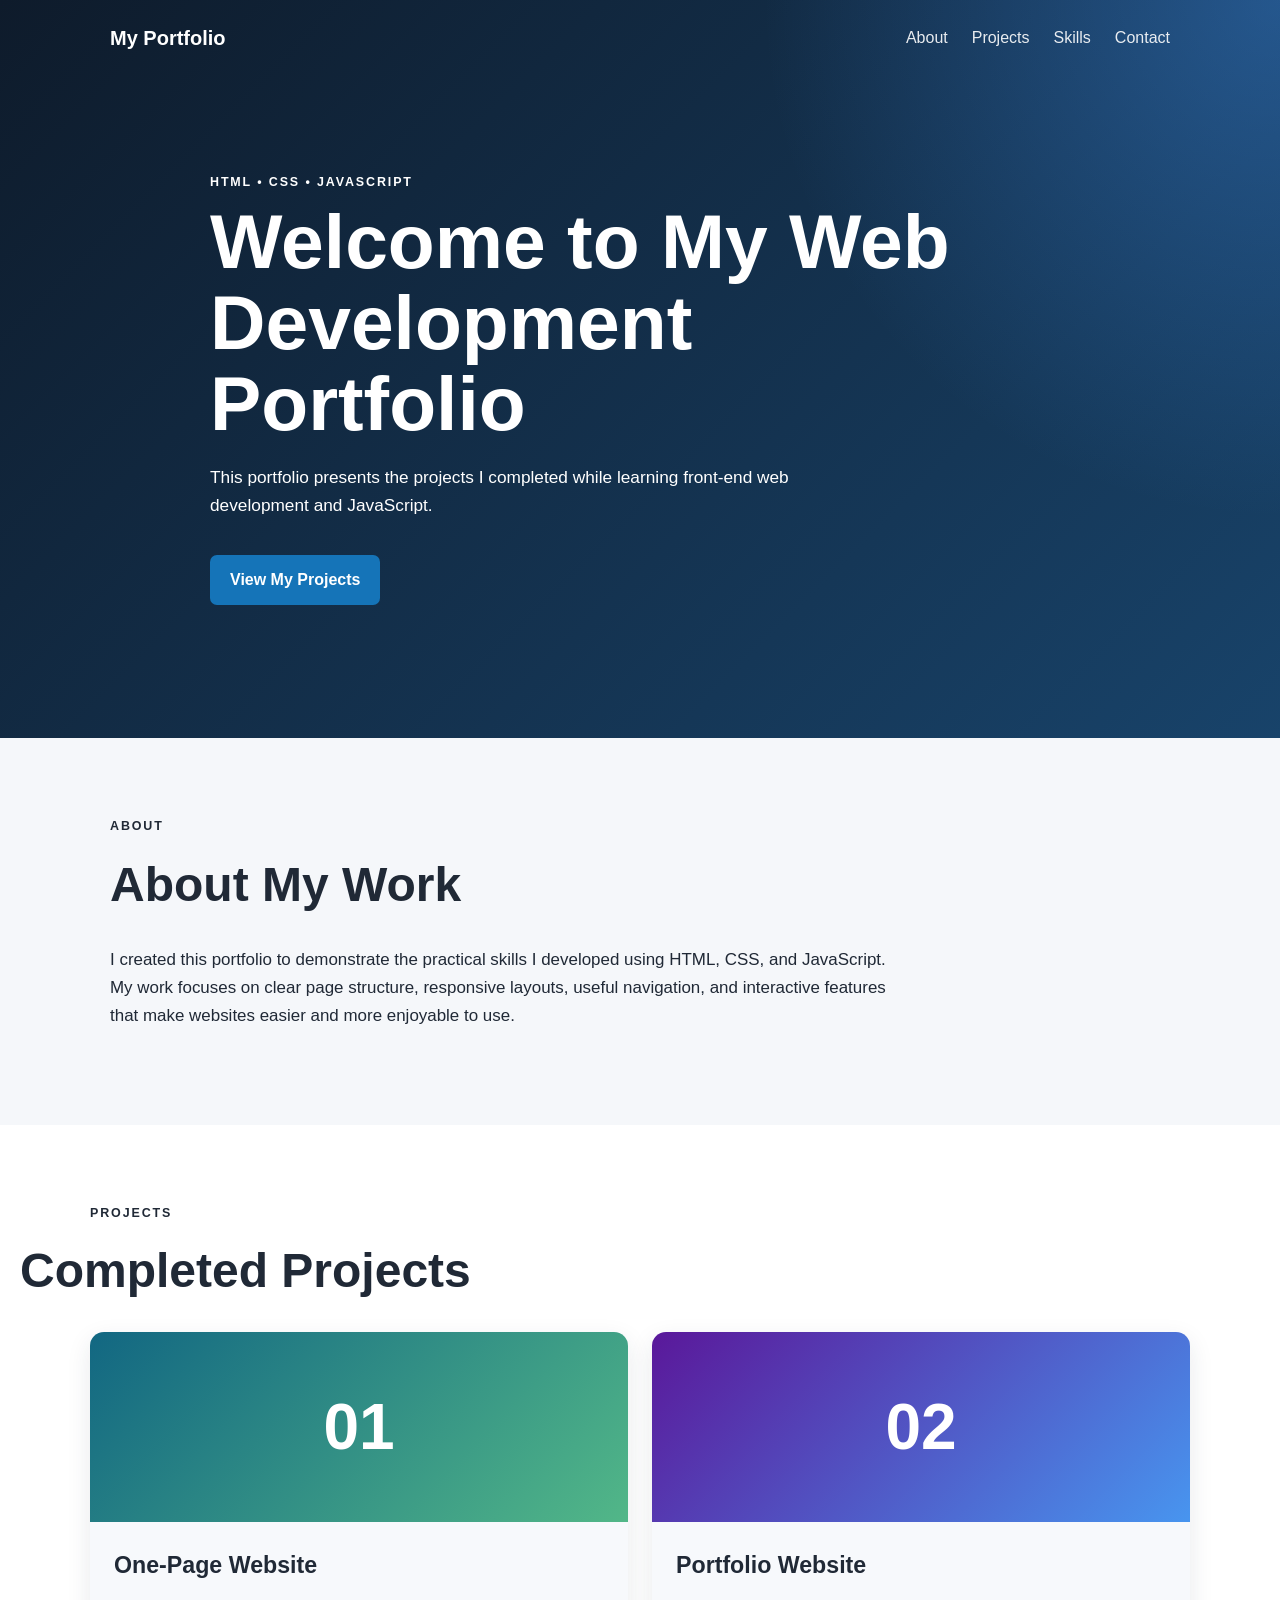
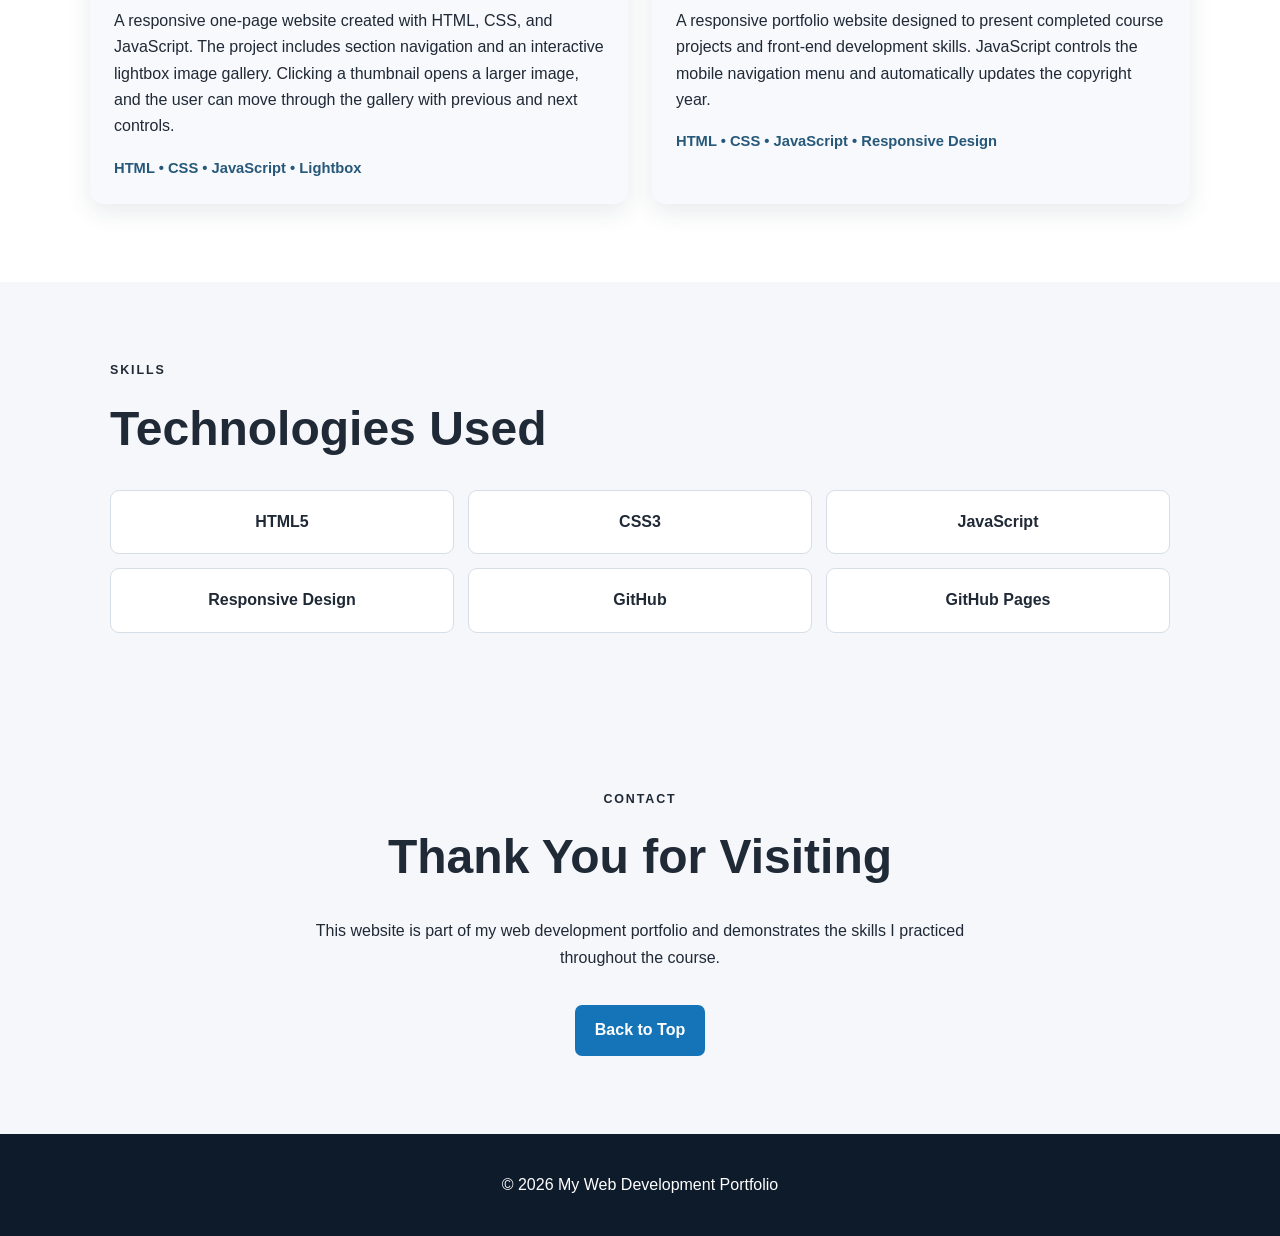
<file: Portfolio Website/index.html>
<!DOCTYPE html>
<html lang="en">
<head>
  <meta charset="UTF-8">
  <meta name="viewport" content="width=device-width, initial-scale=1.0">
  <meta name="description" content="A student portfolio showcasing HTML, CSS, and JavaScript projects.">
  <title>My Portfolio | Web Development</title>
  <link rel="stylesheet" href="style.css">
</head>
<body>

  <header id="home" class="hero">
    <nav class="navbar">
      <a class="logo" href="#home">My Portfolio</a>

      <button id="menuBtn" class="menu-btn" aria-label="Open navigation menu">☰</button>

      <div id="navLinks" class="nav-links">
        <a href="#about">About</a>
        <a href="#projects">Projects</a>
        <a href="#skills">Skills</a>
        <a href="#contact">Contact</a>
      </div>
    </nav>

    <div class="hero-content">
      <p class="small-title">HTML • CSS • JAVASCRIPT</p>
      <h1>Welcome to My Web Development Portfolio</h1>
      <p>
        This portfolio presents the projects I completed while learning front-end
        web development and JavaScript.
      </p>
      <a class="btn" href="#projects">View My Projects</a>
    </div>
  </header>

  <main>
    <section id="about" class="section">
      <p class="small-title">ABOUT</p>
      <h2>About My Work</h2>
      <p class="wide-text">
        I created this portfolio to demonstrate the practical skills I developed
        using HTML, CSS, and JavaScript. My work focuses on clear page structure,
        responsive layouts, useful navigation, and interactive features that make
        websites easier and more enjoyable to use.
      </p>
    </section>

    <section id="projects" class="section light-section">
      <p class="small-title">PROJECTS</p>
      <h2>Completed Projects</h2>

      <div class="project-grid">
        <article class="project-card">
          <div class="project-number">01</div>
          <div class="project-content">
            <h3>One-Page Website</h3>
            <p>
              A responsive one-page website created with HTML, CSS, and JavaScript.
              The project includes section navigation and an interactive lightbox
              image gallery. Clicking a thumbnail opens a larger image, and the
              user can move through the gallery with previous and next controls.
            </p>
            <p class="technology">HTML • CSS • JavaScript • Lightbox</p>
          </div>
        </article>

        <article class="project-card">
          <div class="project-number second">02</div>
          <div class="project-content">
            <h3>Portfolio Website</h3>
            <p>
              A responsive portfolio website designed to present completed course
              projects and front-end development skills. JavaScript controls the
              mobile navigation menu and automatically updates the copyright year.
            </p>
            <p class="technology">HTML • CSS • JavaScript • Responsive Design</p>
          </div>
        </article>
      </div>
    </section>

    <section id="skills" class="section">
      <p class="small-title">SKILLS</p>
      <h2>Technologies Used</h2>

      <div class="skills">
        <div>HTML5</div>
        <div>CSS3</div>
        <div>JavaScript</div>
        <div>Responsive Design</div>
        <div>GitHub</div>
        <div>GitHub Pages</div>
      </div>
    </section>

    <section id="contact" class="section contact">
      <p class="small-title">CONTACT</p>
      <h2>Thank You for Visiting</h2>
      <p>
        This website is part of my web development portfolio and demonstrates
        the skills I practiced throughout the course.
      </p>
      <a class="btn" href="#home">Back to Top</a>
    </section>
  </main>

  <footer>
    <p>&copy; <span id="year"></span> My Web Development Portfolio</p>
  </footer>

  <script src="script.js"></script>
</body>
</html>
</file>
<file: Portfolio Website/style.css>
* {
  box-sizing: border-box;
}

html {
  scroll-behavior: smooth;
}

body {
  margin: 0;
  font-family: Arial, Helvetica, sans-serif;
  color: #202936;
  background: #f5f7fa;
  line-height: 1.65;
}

a {
  color: inherit;
}

.hero {
  min-height: 82vh;
  color: #ffffff;
  background:
    radial-gradient(circle at top right, rgba(69, 154, 255, 0.34), transparent 35%),
    linear-gradient(135deg, #0e1b2b, #18436a);
}

.navbar {
  max-width: 1100px;
  margin: 0 auto;
  padding: 22px 20px;
  display: flex;
  align-items: center;
  justify-content: space-between;
}

.logo {
  font-size: 1.25rem;
  font-weight: 700;
  text-decoration: none;
}

.nav-links {
  display: flex;
  gap: 24px;
}

.nav-links a {
  text-decoration: none;
  opacity: 0.9;
}

.nav-links a:hover {
  opacity: 1;
  text-decoration: underline;
}

.menu-btn {
  display: none;
  border: 0;
  background: transparent;
  color: white;
  font-size: 1.6rem;
  cursor: pointer;
}

.hero-content {
  max-width: 900px;
  margin: 0 auto;
  padding: 95px 20px 125px;
}

.small-title {
  margin: 0 0 8px;
  font-size: 0.78rem;
  font-weight: 700;
  letter-spacing: 0.15em;
  text-transform: uppercase;
}

.hero h1 {
  max-width: 800px;
  margin: 0 0 18px;
  font-size: clamp(2.5rem, 6vw, 4.8rem);
  line-height: 1.06;
}

.hero-content > p:not(.small-title) {
  max-width: 680px;
  font-size: 1.08rem;
}

.btn {
  display: inline-block;
  margin-top: 18px;
  padding: 12px 20px;
  border-radius: 7px;
  background: #1574b8;
  color: white;
  font-weight: 700;
  text-decoration: none;
}

.btn:hover {
  background: #0f5a90;
}

.section {
  max-width: 1100px;
  margin: 0 auto;
  padding: 78px 20px;
}

.section h2 {
  margin: 0 0 22px;
  font-size: clamp(2rem, 4vw, 3rem);
}

.wide-text {
  max-width: 800px;
  font-size: 1.06rem;
}

.light-section {
  max-width: none;
  background: white;
}

.light-section > * {
  max-width: 1100px;
  margin-left: auto;
  margin-right: auto;
}

.project-grid {
  display: grid;
  grid-template-columns: repeat(2, minmax(0, 1fr));
  gap: 24px;
}

.project-card {
  overflow: hidden;
  border-radius: 14px;
  background: #f7f9fc;
  box-shadow: 0 8px 24px rgba(28, 48, 71, 0.1);
}

.project-number {
  height: 190px;
  display: grid;
  place-items: center;
  font-size: 4rem;
  font-weight: 700;
  color: white;
  background: linear-gradient(135deg, #126782, #52b788);
}

.project-number.second {
  background: linear-gradient(135deg, #5a189a, #4895ef);
}

.project-content {
  padding: 24px;
}

.project-content h3 {
  margin-top: 0;
  font-size: 1.45rem;
}

.technology {
  margin-bottom: 0;
  color: #27587a;
  font-size: 0.92rem;
  font-weight: 700;
}

.skills {
  display: grid;
  grid-template-columns: repeat(3, 1fr);
  gap: 14px;
}

.skills div {
  padding: 18px;
  border: 1px solid #d6dee7;
  border-radius: 9px;
  background: white;
  text-align: center;
  font-weight: 700;
}

.contact {
  max-width: 760px;
  text-align: center;
}

footer {
  padding: 22px;
  background: #0e1b2b;
  color: white;
  text-align: center;
}

@media (max-width: 700px) {
  .menu-btn {
    display: block;
  }

  .nav-links {
    display: none;
    position: absolute;
    top: 68px;
    right: 20px;
    width: 210px;
    padding: 16px;
    border-radius: 9px;
    background: #112a42;
    flex-direction: column;
  }

  .nav-links.open {
    display: flex;
  }

  .project-grid,
  .skills {
    grid-template-columns: 1fr;
  }
}
</file>
